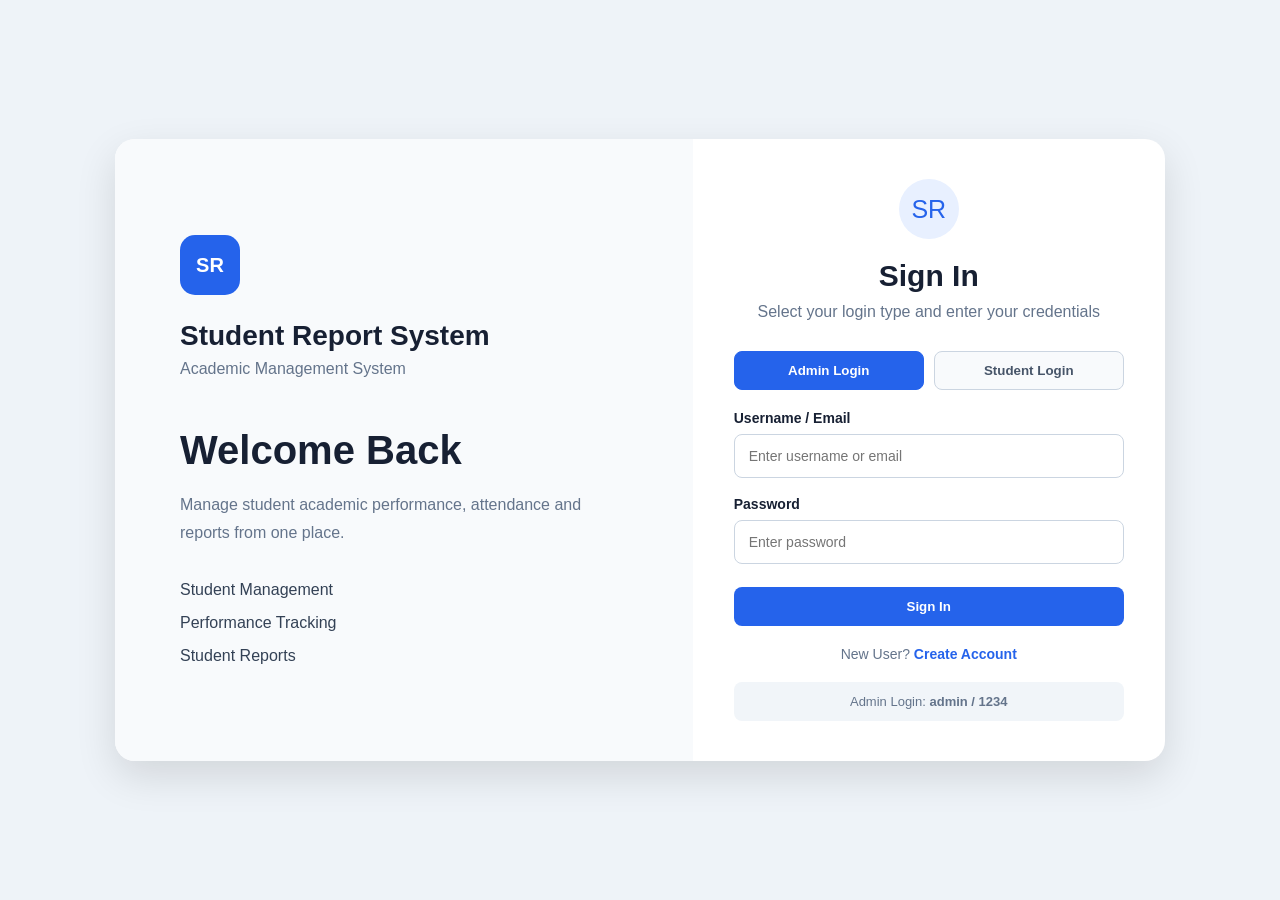
<file: index.html>
<!DOCTYPE html>
<html lang="en">
<head>
    <meta charset="UTF-8">
    <meta name="viewport" content="width=device-width, initial-scale=1.0">
    <title>Student Report System</title>
    <link rel="stylesheet" href="./style.css">
</head>

<body>

<!-- ================= LOGIN PAGE ================= -->
<div id="loginPage" class="login-page">
    <div class="login-container">
        <div class="login-left">
            <div class="logo-box">SR</div>
            <h2>Student Report System</h2>
            <p class="system-subtitle">Academic Management System</p>
            <h1>Welcome Back</h1>
            <p class="welcome-text">
                Manage student academic performance, attendance and reports from one place.
            </p>
            <div class="features">
                <div class="feature"><span>Student Management</span></div>
                <div class="feature"><span>Performance Tracking</span></div>
                <div class="feature"><span>Student Reports</span></div>
            </div>
        </div>

        <div class="login-right">
            <div class="login-card">
                <div class="login-icon">SR</div>

                <!-- LOGIN STEP -->
                <div id="loginStep">
                    <h2>Sign In</h2>
                    <p class="login-description">Select your login type and enter your credentials</p>

                    <div class="role-selector">
                        <button type="button" id="adminRoleBtn" class="role-btn active" onclick="selectLoginRole('admin')">Admin Login</button>
                        <button type="button" id="studentRoleBtn" class="role-btn" onclick="selectLoginRole('student')">Student Login</button>
                    </div>

                    <div class="form-group">
                        <label for="username">Username / Email</label>
                        <input type="text" id="username" placeholder="Enter username or email" autocomplete="username">
                    </div>

                    <div class="form-group">
                        <label for="password">Password</label>
                        <input type="password" id="password" placeholder="Enter password" autocomplete="current-password">
                    </div>

                    <button type="button" class="btn btn-primary login-btn" onclick="login()">Sign In</button>

                    <p class="signup-text">
                        New User? <a href="admin-signup.html" id="createAccountLink">Create Account</a>
                    </p>

                    <div class="demo-login" id="loginDemo">
                        Admin Login: <strong>admin / 1234</strong>
                    </div>
                </div>

                <!-- OTP STEP -->
                <div id="otpStep" style="display:none;">
                    <div class="otp-icon">OTP</div>
                    <h2>Verify OTP</h2>
                    <p class="login-description">Enter the 6-digit OTP to continue</p>

                    <div class="otp-demo">
                        <span>Demo OTP</span>
                        <strong id="generatedOTP">------</strong>
                    </div>

                    <div class="form-group">
                        <label for="otpInput">Enter OTP</label>
                        <input type="text" id="otpInput" maxlength="6" placeholder="Enter 6-digit OTP" inputmode="numeric">
                    </div>

                    <button type="button" class="btn btn-primary login-btn" onclick="verifyOTP()">Verify OTP</button>
                    <button type="button" class="resend-btn" onclick="generateOTP()">Generate New OTP</button>
                    <button type="button" class="back-login-btn" onclick="backToLogin()">Back to Login</button>
                    <p id="otpMessage" class="otp-message"></p>
                </div>
            </div>
        </div>
    </div>
</div>

<!-- ================= ADMIN PORTAL ================= -->
<div id="portal" class="portal" style="display:none;">
    <aside id="sidebar" class="sidebar">
        <div class="sidebar-header">
            <div class="brand-icon">SR</div>
            <div>
                <h2>Student Report</h2>
                <span>Admin Panel</span>
            </div>
        </div>

        <nav class="sidebar-nav">
            <a href="#" class="nav-item active" onclick="showSection('dashboardSection', this); return false;">Dashboard</a>
            <a href="#" class="nav-item" onclick="showSection('studentsSection', this); return false;">Students</a>
            <a href="#" class="nav-item" onclick="showSection('reportsSection', this); return false;">Reports</a>
            <a href="#" class="nav-item" onclick="showSection('performanceSection', this); return false;">Performance</a>
            <a href="#" class="nav-item" onclick="showSection('settingsSection', this); return false;">Settings</a>
        </nav>

        <div class="sidebar-footer">
            <button class="logout-btn" onclick="logout()">Logout</button>
        </div>
    </aside>

    <main class="main-content">
        <header class="topbar">
            <div class="topbar-left">
                <button class="menu-btn" onclick="toggleSidebar()">Menu</button>
                <div>
                    <h1 id="pageTitle">Dashboard</h1>
                    <p id="pageSubtitle">Overview of student academic performance</p>
                </div>
            </div>

            <div class="admin-profile">
                <div class="profile-icon">A</div>
                <div>
                    <strong>Admin</strong>
                    <span>Administrator</span>
                </div>
            </div>
        </header>

        <!-- DASHBOARD SECTION -->
        <section id="dashboardSection" class="content-section active">
            <div class="stats-grid">
                <div class="stat-card">
                    <div>
                        <span>Total Students</span>
                        <h2 id="totalStudents">0</h2>
                    </div>
                </div>
                <div class="stat-card">
                    <div>
                        <span>Average Marks</span>
                        <h2 id="averageMarks">0%</h2>
                    </div>
                </div>
                <div class="stat-card">
                    <div>
                        <span>Average Attendance</span>
                        <h2 id="averageAttendance">0%</h2>
                    </div>
                </div>
                <div class="stat-card">
                    <div>
                        <span>Top Grade</span>
                        <h2 id="topGrade">-</h2>
                    </div>
                </div>
            </div>

            <div class="dashboard-grid">
                <div class="dashboard-card">
                    <div class="card-header">
                        <div>
                            <h3>Recent Students</h3>
                            <p>Recently added students</p>
                        </div>
                    </div>
                    <div id="recentStudents"></div>
                </div>

                <div class="dashboard-card">
                    <div class="card-header">
                        <div>
                            <h3>Performance Overview</h3>
                            <p>Grade distribution</p>
                        </div>
                    </div>
                    <div class="performance-summary">
                        <div class="performance-item"><span>Excellent</span><strong id="excellentCount">0</strong></div>
                        <div class="performance-item"><span>Good</span><strong id="goodCount">0</strong></div>
                        <div class="performance-item"><span>Average</span><strong id="averageCount">0</strong></div>
                        <div class="performance-item"><span>Poor</span><strong id="poorCount">0</strong></div>
                    </div>
                </div>
            </div>
        </section>

        <!-- STUDENTS SECTION -->
        <section id="studentsSection" class="content-section">
            <div class="section-header">
                <div>
                    <h2>Student Management</h2>
                    <p>Add and manage student information</p>
                </div>
                <button class="btn btn-primary" onclick="openStudentModal()">Add Student</button>
            </div>

            <div class="filter-bar">
                <div class="search-box">
                    <input type="text" id="searchInput" placeholder="Search by name or roll number" oninput="displayStudents()">
                </div>
                <select id="gradeFilter" onchange="displayStudents()">
                    <option value="all">All Grades</option>
                    <option value="A+">A+</option>
                    <option value="A">A</option>
                    <option value="B">B</option>
                    <option value="C">C</option>
                    <option value="D">D</option>
                    <option value="F">F</option>
                </select>
            </div>

            <div id="studentsGrid" class="students-grid"></div>
        </section>

        <!-- REPORTS SECTION -->
        <section id="reportsSection" class="content-section">
            <div class="section-header">
                <div>
                    <h2>Student Reports</h2>
                    <p>View detailed academic reports</p>
                </div>
            </div>
            <div id="reportStudents" class="report-students"></div>
        </section>

        <!-- PERFORMANCE SECTION -->
        <section id="performanceSection" class="content-section">
            <div class="section-header">
                <div>
                    <h2>Performance Analysis</h2>
                    <p>Overall academic performance</p>
                </div>
            </div>

            <div class="performance-grid">
                <div class="performance-card">
                    <h3>Average Marks</h3>
                    <div id="marksCircle" class="circle-progress">
                        <div class="circle-inner">
                            <strong id="performanceMarks">0%</strong>
                            <span>Marks</span>
                        </div>
                    </div>
                </div>

                <div class="performance-card">
                    <h3>Attendance</h3>
                    <div id="attendanceCircle" class="circle-progress">
                        <div class="circle-inner">
                            <strong id="performanceAttendance">0%</strong>
                            <span>Attendance</span>
                        </div>
                    </div>
                </div>

                <div class="performance-card">
                    <h3>Pass Percentage</h3>
                    <div id="passCircle" class="circle-progress">
                        <div class="circle-inner">
                            <strong id="passPercentage">0%</strong>
                            <span>Passed</span>
                        </div>
                    </div>
                </div>
            </div>

            <div class="dashboard-card grade-distribution">
                <h3>Grade Distribution</h3>
                <div class="grade-bars">
                    <div class="grade-bar-item">
                        <span>A+</span>
                        <div class="bar"><div id="excellentBar" class="bar-fill"></div></div>
                        <strong id="excellentBarCount">0</strong>
                    </div>
                    <div class="grade-bar-item">
                        <span>A</span>
                        <div class="bar"><div id="goodBar" class="bar-fill"></div></div>
                        <strong id="goodBarCount">0</strong>
                    </div>
                    <div class="grade-bar-item">
                        <span>B/C</span>
                        <div class="bar"><div id="averageBar" class="bar-fill"></div></div>
                        <strong id="averageBarCount">0</strong>
                    </div>
                    <div class="grade-bar-item">
                        <span>D/F</span>
                        <div class="bar"><div id="poorBar" class="bar-fill"></div></div>
                        <strong id="poorBarCount">0</strong>
                    </div>
                </div>
            </div>
        </section>

        <!-- SETTINGS SECTION -->
        <section id="settingsSection" class="content-section">
            <div class="settings-card">
                <h2>System Settings</h2>
                <div class="setting-item">
                    <div>
                        <h3>Local Storage</h3>
                        <p>Student and user data is stored in browser Local Storage.</p>
                    </div>
                </div>
                <div class="setting-item">
                    <div>
                        <h3>OTP Login</h3>
                        <p>A random 6-digit OTP is generated after successful login credentials.</p>
                    </div>
                </div>
                <div class="setting-item">
                    <div>
                        <h3>Technology</h3>
                        <p>This project uses HTML, CSS and JavaScript.</p>
                    </div>
                </div>
            </div>

            <div class="settings-card" style="margin-top: 25px; border: 1px solid #fee2e2;">
                <div class="setting-item">
                    <div>
                        <h3 style="color: #dc2626;">Reset System & Delete All Registered Accounts</h3>
                        <p>Wipe all student registrations, examination marks, and performance history permanently.</p>
                    </div>
                </div>
                <button type="button" class="btn btn-danger" style="background: #dc2626; color: white; width: 100%; margin-top: 15px; padding: 13px; font-weight: bold;" onclick="adminResetSystem()">
                    Reset All Data & Registered Accounts
                </button>
            </div>
        </section>
    </main>

    <!-- ADD STUDENT MODAL -->
    <div id="studentModal" class="modal" style="display:none;">
        <div class="modal-content">
            <div class="modal-header">
                <div>
                    <h2>Add Student</h2>
                    <p>Enter student academic details</p>
                </div>
                <button class="modal-close" onclick="closeStudentModal()">X</button>
            </div>

            <form id="studentForm" onsubmit="addStudent(); return false;">
                <div class="form-grid">
                    <div class="form-group">
                        <label for="studentName">Student Name</label>
                        <input type="text" id="studentName" required>
                    </div>
                    <div class="form-group">
                        <label for="studentRoll">Roll Number</label>
                        <input type="text" id="studentRoll" required>
                    </div>
                    <div class="form-group">
                        <label for="studentDepartment">Department</label>
                        <input type="text" id="studentDepartment" required>
                    </div>
                    <div class="form-group">
                        <label for="studentYear">Year</label>
                        <select id="studentYear" required>
                            <option value="">Select Year</option>
                            <option value="1st Year">1st Year</option>
                            <option value="2nd Year">2nd Year</option>
                            <option value="3rd Year">3rd Year</option>
                            <option value="4th Year">4th Year</option>
                        </select>
                    </div>
                    <div class="form-group">
                        <label for="studentMarks">Marks</label>
                        <input type="number" id="studentMarks" min="0" max="100" required>
                    </div>
                    <div class="form-group">
                        <label for="studentAttendance">Attendance</label>
                        <input type="number" id="studentAttendance" min="0" max="100" required>
                    </div>
                    <div class="form-group full-width">
                        <label for="studentRemarks">Remarks</label>
                        <textarea id="studentRemarks" rows="3" placeholder="Enter remarks"></textarea>
                    </div>
                </div>

                <div class="modal-actions">
                    <button type="button" class="btn btn-secondary" onclick="closeStudentModal()">Cancel</button>
                    <button type="submit" class="btn btn-primary">Save Student</button>
                </div>
            </form>
        </div>
    </div>

    <!-- REPORT MODAL -->
    <div id="reportModal" class="modal" style="display:none;">
        <div class="modal-content report-modal">
            <div class="modal-header">
                <div>
                    <h2>Student Report</h2>
                    <p>Detailed academic information</p>
                </div>
                <button class="modal-close" onclick="closeReport()">X</button>
            </div>
            <div id="modalReportContent" class="report-content"></div>
            <div class="modal-actions">
                <button class="btn btn-secondary" onclick="closeReport()">Close</button>
            </div>
        </div>
    </div>
</div>

<script src="./script.js"></script>
</body>
</html>
</file>
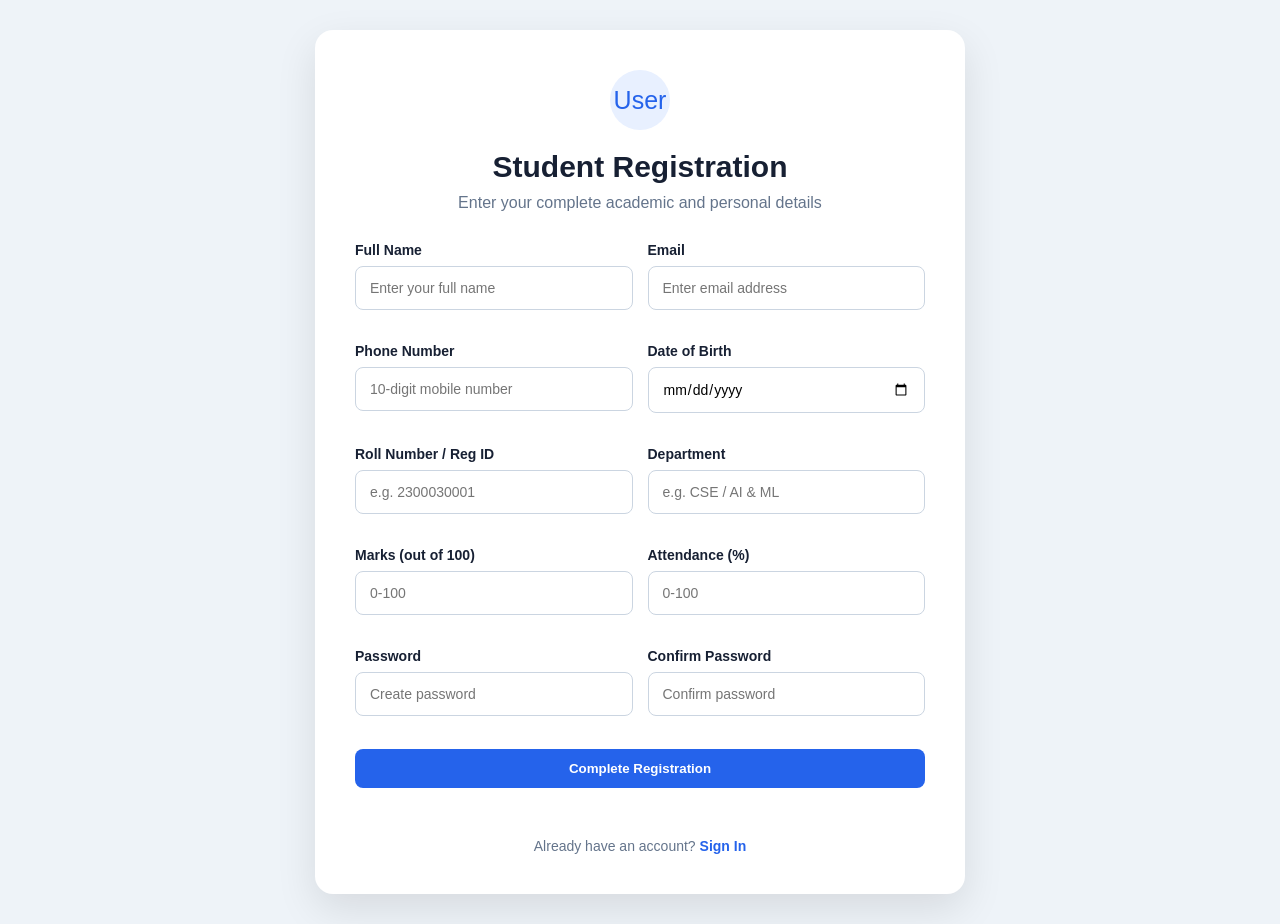
<file: signup.html>
<!DOCTYPE html>
<html lang="en">
<head>
    <meta charset="UTF-8">
    <meta name="viewport" content="width=device-width, initial-scale=1.0">
    <title>Student Registration - Student Report System</title>
    <link rel="stylesheet" href="style.css">
</head>
<body>

<div class="signup-page">
    <div class="signup-card" style="max-width: 650px;">
        <div class="login-icon">User</div>
        <h2>Student Registration</h2>
        <p class="login-description">Enter your complete academic and personal details</p>

        <form id="studentSignupForm" onsubmit="studentFullSignup(event)">
            <div class="form-grid">
                <div class="form-group">
                    <label for="regName">Full Name</label>
                    <input type="text" id="regName" required placeholder="Enter your full name">
                </div>

                <div class="form-group">
                    <label for="regEmail">Email</label>
                    <input type="email" id="regEmail" required placeholder="Enter email address">
                </div>

                <div class="form-group">
                    <label for="regPhone">Phone Number</label>
                    <input type="tel" id="regPhone" required placeholder="10-digit mobile number">
                </div>

                <div class="form-group">
                    <label for="regDOB">Date of Birth</label>
                    <input type="date" id="regDOB" required>
                </div>

                <div class="form-group">
                    <label for="regRoll">Roll Number / Reg ID</label>
                    <input type="text" id="regRoll" required placeholder="e.g. 2300030001">
                </div>

                <div class="form-group">
                    <label for="regDept">Department</label>
                    <input type="text" id="regDept" required placeholder="e.g. CSE / AI & ML">
                </div>

                <div class="form-group">
                    <label for="regMarks">Marks (out of 100)</label>
                    <input type="number" id="regMarks" min="0" max="100" required placeholder="0-100">
                </div>

                <div class="form-group">
                    <label for="regAttendance">Attendance (%)</label>
                    <input type="number" id="regAttendance" min="0" max="100" required placeholder="0-100">
                </div>

                <div class="form-group">
                    <label for="regPass">Password</label>
                    <input type="password" id="regPass" required placeholder="Create password">
                </div>

                <div class="form-group">
                    <label for="regConfirmPass">Confirm Password</label>
                    <input type="password" id="regConfirmPass" required placeholder="Confirm password">
                </div>
            </div>

            <button type="submit" class="btn btn-primary login-btn" style="margin-top: 15px;">Complete Registration</button>
            <p id="signupMessage" class="signup-message"></p>
        </form>

        <p class="signup-text">
            Already have an account? <a href="index.html">Sign In</a>
        </p>
    </div>
</div>

<script src="script.js"></script>
</body>
</html>
</file>
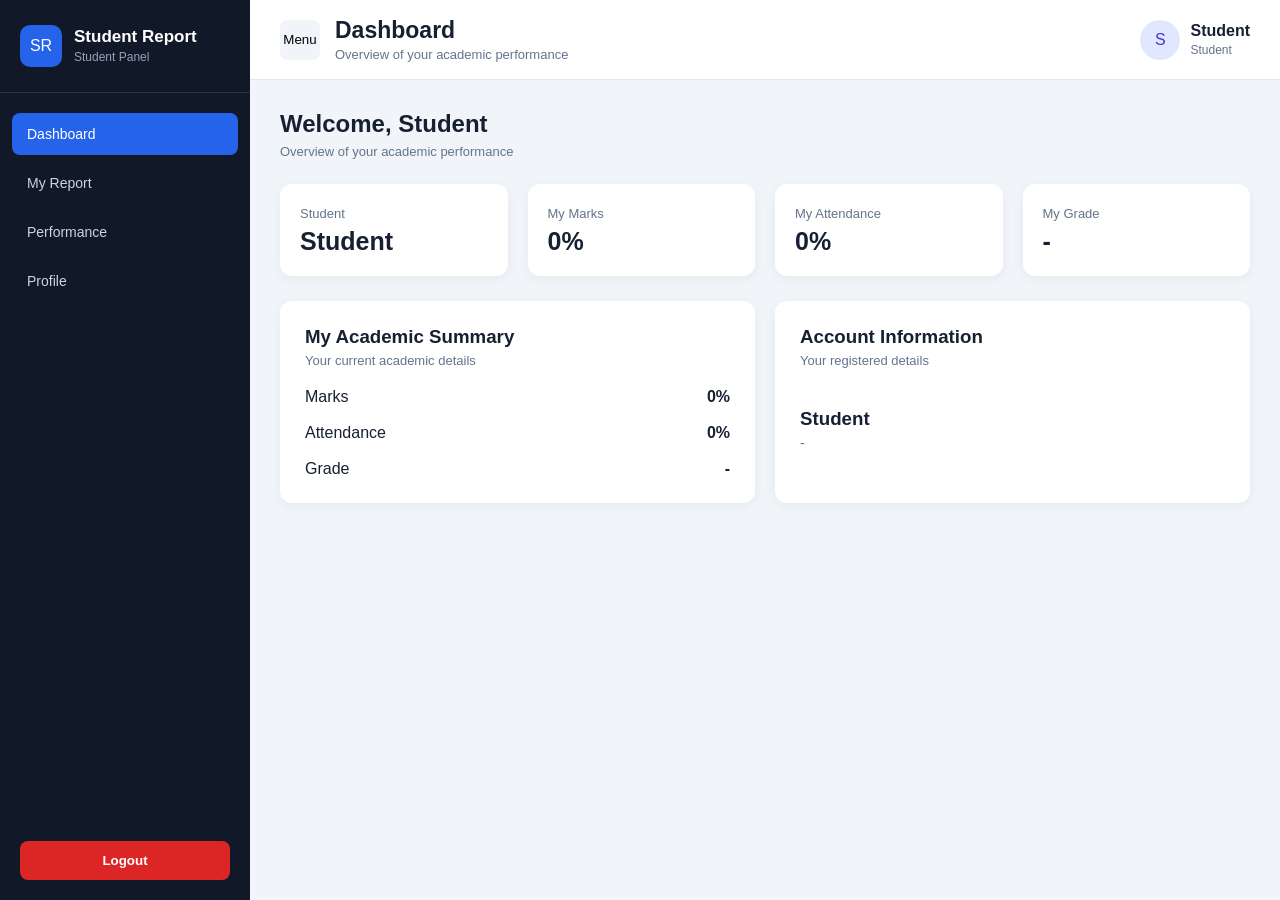
<file: user.html>
<!DOCTYPE html>
<html lang="en">
<head>
    <meta charset="UTF-8">
    <meta name="viewport" content="width=device-width, initial-scale=1.0">
    <title>Student Dashboard - Student Report System</title>
    <link rel="stylesheet" href="style.css">
</head>
<body>

<div class="portal student-portal">
    <!-- SIDEBAR -->
    <aside class="sidebar">
        <div class="sidebar-header">
            <div class="brand-icon">SR</div>
            <div>
                <h2>Student Report</h2>
                <span>Student Panel</span>
            </div>
        </div>

        <nav class="sidebar-nav">
            <a href="#" class="nav-item active" onclick="showUserSection('userDashboardSection', this); return false;">Dashboard</a>
            <a href="#" class="nav-item" onclick="showUserSection('userReportSection', this); return false;">My Report</a>
            <a href="#" class="nav-item" onclick="showUserSection('userPerformanceSection', this); return false;">Performance</a>
            <a href="#" class="nav-item" onclick="showUserSection('userProfileSection', this); return false;">Profile</a>
        </nav>

        <div class="sidebar-footer">
            <button class="logout-btn" onclick="userLogout()">Logout</button>
        </div>
    </aside>

    <!-- MAIN CONTENT -->
    <main class="main-content">
        <header class="topbar">
            <div class="topbar-left">
                <button class="menu-btn" onclick="toggleStudentSidebar()">Menu</button>
                <div>
                    <h1 id="userPageTitle">Dashboard</h1>
                    <p id="userPageSubtitle">Overview of your academic performance</p>
                </div>
            </div>

            <div class="admin-profile">
                <div class="profile-icon">S</div>
                <div>
                    <strong id="userTopName">Student</strong>
                    <span>Student</span>
                </div>
            </div>
        </header>

        <!-- DASHBOARD -->
        <section id="userDashboardSection" class="content-section active">
            <div class="section-header">
                <div>
                    <h2>Welcome, <span id="dashboardUserName">Student</span></h2>
                    <p>Overview of your academic performance</p>
                </div>
            </div>

            <div class="stats-grid">
                <div class="stat-card">
                    <div><span>Student</span><h2 id="userName">Student</h2></div>
                </div>
                <div class="stat-card">
                    <div><span>My Marks</span><h2 id="userAverageMarks">0%</h2></div>
                </div>
                <div class="stat-card">
                    <div><span>My Attendance</span><h2 id="userAverageAttendance">0%</h2></div>
                </div>
                <div class="stat-card">
                    <div><span>My Grade</span><h2 id="userGrade">-</h2></div>
                </div>
            </div>

            <div class="dashboard-grid">
                <div class="dashboard-card">
                    <div class="card-header">
                        <div>
                            <h3>My Academic Summary</h3>
                            <p>Your current academic details</p>
                        </div>
                    </div>
                    <div class="performance-summary">
                        <div class="performance-item"><span>Marks</span><strong id="summaryMarks">0%</strong></div>
                        <div class="performance-item"><span>Attendance</span><strong id="summaryAttendance">0%</strong></div>
                        <div class="performance-item"><span>Grade</span><strong id="summaryGrade">-</strong></div>
                    </div>
                </div>

                <div class="dashboard-card">
                    <div class="card-header">
                        <div>
                            <h3>Account Information</h3>
                            <p>Your registered details</p>
                        </div>
                    </div>
                    <div class="setting-item">
                        <div>
                            <h3 id="displayUserName">Student</h3>
                            <p id="displayUserEmail">-</p>
                        </div>
                    </div>
                </div>
            </div>
        </section>

        <!-- MY REPORT -->
        <section id="userReportSection" class="content-section">
            <div class="section-header">
                <div>
                    <h2>My Report</h2>
                    <p>View your academic report</p>
                </div>
            </div>
            <div id="userReports" class="user-report-grid"></div>
        </section>

        <!-- PERFORMANCE -->
        <section id="userPerformanceSection" class="content-section">
            <div class="section-header">
                <div>
                    <h2>My Performance</h2>
                    <p>View your academic performance</p>
                </div>
            </div>

            <div class="performance-grid">
                <div class="performance-card">
                    <h3>Marks</h3>
                    <div id="studentMarksCircle" class="circle-progress">
                        <div class="circle-inner">
                            <strong id="performanceMarks">0%</strong>
                            <span>Marks</span>
                        </div>
                    </div>
                </div>

                <div class="performance-card">
                    <h3>Attendance</h3>
                    <div id="studentAttendanceCircle" class="circle-progress">
                        <div class="circle-inner">
                            <strong id="performanceAttendance">0%</strong>
                            <span>Attendance</span>
                        </div>
                    </div>
                </div>

                <div class="performance-card">
                    <h3>Grade</h3>
                    <div id="studentGradeCircle" class="circle-progress">
                        <div class="circle-inner">
                            <strong id="performanceGrade">-</strong>
                            <span>Grade</span>
                        </div>
                    </div>
                </div>
            </div>

            <div class="dashboard-card grade-distribution">
                <h3>Performance Details</h3>
                <div class="grade-bars">
                    <div class="grade-bar-item">
                        <span>Marks</span>
                        <div class="bar"><div id="studentMarksBar" class="bar-fill"></div></div>
                        <strong id="studentMarksBarCount">0%</strong>
                    </div>
                    <div class="grade-bar-item">
                        <span>Attendance</span>
                        <div class="bar"><div id="studentAttendanceBar" class="bar-fill"></div></div>
                        <strong id="studentAttendanceBarCount">0%</strong>
                    </div>
                </div>
            </div>
        </section>

        <!-- PROFILE -->
        <section id="userProfileSection" class="content-section">
            <div class="section-header">
                <div>
                    <h2>My Profile</h2>
                    <p>View and manage your account information</p>
                </div>
                <button class="btn btn-primary" onclick="openEditProfileModal()">Edit Profile</button>
            </div>

            <div class="settings-card">
                <div class="setting-item">
                    <div>
                        <h3>Student Name</h3>
                        <p id="profileUserName">Student</p>
                    </div>
                </div>

                <div class="setting-item">
                    <div>
                        <h3>Email</h3>
                        <p id="profileUserEmail">-</p>
                    </div>
                </div>

                <div class="setting-item">
                    <div>
                        <h3>Phone Number</h3>
                        <p id="profileUserPhone">-</p>
                    </div>
                </div>

                <div class="setting-item">
                    <div>
                        <h3>Date of Birth</h3>
                        <p id="profileUserDOB">-</p>
                    </div>
                </div>

                <div class="setting-item">
                    <div>
                        <h3>Role</h3>
                        <p>Student</p>
                    </div>
                </div>

                <div class="setting-item">
                    <div>
                        <h3>Login Security</h3>
                        <p>OTP verification enabled</p>
                    </div>
                </div>
            </div>

            <!-- DELETE ACCOUNT CARD -->
            <div class="settings-card" style="margin-top: 25px; border: 1px solid #fee2e2;">
                <div class="setting-item">
                    <div>
                        <h3 style="color: #dc2626;">Delete Account</h3>
                        <p>Delete your registered account and all academic data permanently.</p>
                    </div>
                </div>
                <button type="button" class="btn btn-danger" style="background: #dc2626; color: white; width: 100%; margin-top: 15px; padding: 12px; font-weight: bold;" onclick="deleteMyAccount()">
                    Delete My Account Permanently
                </button>
            </div>

            <!-- EDIT PROFILE MODAL -->
            <div id="editProfileModal" class="modal" style="display:none;">
                <div class="modal-content">
                    <div class="modal-header">
                        <div>
                            <h2>Edit Profile Details</h2>
                            <p>Update your personal information</p>
                        </div>
                        <button class="modal-close" onclick="closeEditProfileModal()">X</button>
                    </div>

                    <form id="editProfileForm" onsubmit="saveEditedProfile(event)">
                        <div class="form-grid">
                            <div class="form-group full-width">
                                <label for="editName">Full Name</label>
                                <input type="text" id="editName" required>
                            </div>
                            <div class="form-group">
                                <label for="editPhone">Phone Number</label>
                                <input type="tel" id="editPhone" placeholder="Enter phone number" required>
                            </div>
                            <div class="form-group">
                                <label for="editDOB">Date of Birth</label>
                                <input type="date" id="editDOB" required>
                            </div>
                        </div>

                        <div class="modal-actions" style="margin-top: 20px;">
                            <button type="button" class="btn btn-secondary" onclick="closeEditProfileModal()">Cancel</button>
                            <button type="submit" class="btn btn-primary">Save Changes</button>
                        </div>
                    </form>
                </div>
            </div>
        </section>
    </main>
</div>

<script src="script.js"></script>
</body>
</html>
</file>
<file: style.css>
* {
    margin: 0;
    padding: 0;
    box-sizing: border-box;
}

body {
    font-family: Arial, sans-serif;
    background: #f1f5f9;
    color: #172033;
}

button,
input,
select,
textarea {
    font-family: inherit;
}

button {
    cursor: pointer;
}

a {
    text-decoration: none;
}


/* ================= LOGIN ================= */

.login-page {
    min-height: 100vh;
    background: #eef3f8;
    display: flex;
    align-items: center;
    justify-content: center;
    padding: 30px;
}

.login-container {
    width: 100%;
    max-width: 1050px;
    min-height: 600px;
    display: grid;
    grid-template-columns: 1.1fr 0.9fr;
    background: white;
    border-radius: 20px;
    overflow: hidden;
    box-shadow: 0 15px 40px rgba(0,0,0,.12);
}

.login-left {
    padding: 65px;
    display: flex;
    flex-direction: column;
    justify-content: center;
    background: #f8fafc;
}

.logo-box {
    width: 60px;
    height: 60px;
    background: #2563eb;
    color: white;
    display: flex;
    align-items: center;
    justify-content: center;
    border-radius: 15px;
    font-size: 20px;
    font-weight: bold;
    margin-bottom: 25px;
}

.login-left h2 {
    font-size: 28px;
    margin-bottom: 8px;
}

.system-subtitle {
    color: #64748b;
    margin-bottom: 50px;
}

.login-left h1 {
    font-size: 40px;
    margin-bottom: 18px;
}

.welcome-text {
    max-width: 500px;
    line-height: 1.7;
    color: #64748b;
}

.features {
    margin-top: 35px;
    display: flex;
    flex-direction: column;
    gap: 15px;
}

.feature {
    display: flex;
    align-items: center;
    gap: 12px;
    color: #334155;
}

.login-right {
    display: flex;
    align-items: center;
    justify-content: center;
    padding: 40px;
}

.login-card {
    width: 100%;
    max-width: 390px;
}

.login-icon,
.otp-icon {
    width: 60px;
    height: 60px;
    margin: 0 auto 20px;
    background: #e8f0ff;
    color: #2563eb;
    border-radius: 50%;
    display: flex;
    align-items: center;
    justify-content: center;
    font-size: 25px;
}

.login-card h2,
.signup-card h2 {
    text-align: center;
    font-size: 30px;
    margin-bottom: 10px;
}

.login-description {
    text-align: center;
    color: #64748b;
    margin-bottom: 30px;
}

.form-group {
    margin-bottom: 18px;
}

.form-group label {
    display: block;
    margin-bottom: 8px;
    font-weight: 600;
    font-size: 14px;
}

.form-group input,
.form-group select,
.form-group textarea {
    width: 100%;
    padding: 13px 14px;
    border: 1px solid #cbd5e1;
    border-radius: 8px;
    outline: none;
    font-size: 14px;
    background: white;
}

.form-group input:focus,
.form-group select:focus,
.form-group textarea:focus {
    border-color: #2563eb;
    box-shadow: 0 0 0 3px rgba(37,99,235,.1);
}

.btn {
    border: none;
    border-radius: 8px;
    padding: 12px 20px;
    font-weight: 600;
    display: inline-flex;
    align-items: center;
    justify-content: center;
    gap: 8px;
}

.btn-primary {
    background: #2563eb;
    color: white;
}

.btn-primary:hover {
    background: #1d4ed8;
}

.btn-secondary {
    background: #e2e8f0;
    color: #334155;
}

.login-btn {
    width: 100%;
    margin-top: 5px;
}

.signup-text {
    text-align: center;
    margin-top: 20px;
    color: #64748b;
    font-size: 14px;
}

.signup-text a {
    color: #2563eb;
    font-weight: 600;
}

.demo-login {
    margin-top: 20px;
    padding: 12px;
    background: #f1f5f9;
    border-radius: 8px;
    text-align: center;
    color: #64748b;
    font-size: 13px;
}


/* ================= LOGIN ROLE ================= */

.role-selector {
    display: grid;
    grid-template-columns: 1fr 1fr;
    gap: 10px;
    margin-bottom: 20px;
}

.role-btn {
    border: 1px solid #cbd5e1;
    background: #f8fafc;
    color: #475569;
    padding: 11px;
    border-radius: 8px;
    font-weight: 600;
}

.role-btn.active {
    background: #2563eb;
    color: white;
    border-color: #2563eb;
}

/* ================= OTP ================= */

.otp-demo {
    padding: 15px;
    margin-bottom: 20px;
    background: #eff6ff;
    border: 1px solid #bfdbfe;
    border-radius: 10px;
    text-align: center;
}

.otp-demo span {
    display: block;
    color: #64748b;
    font-size: 13px;
    margin-bottom: 6px;
}

.otp-demo strong {
    color: #2563eb;
    font-size: 28px;
    letter-spacing: 6px;
}

.resend-btn,
.back-login-btn {
    width: 100%;
    border: none;
    background: transparent;
    padding: 10px;
    color: #2563eb;
    font-size: 14px;
}

.back-login-btn {
    color: #64748b;
}

.otp-message,
.signup-message {
    text-align: center;
    margin-top: 10px;
    font-weight: 600;
    min-height: 20px;
}


/* ================= PORTAL ================= */

.portal {
    min-height: 100vh;
    display: flex;
}

.sidebar {
    width: 250px;
    min-height: 100vh;
    background: #111827;
    color: white;
    position: fixed;
    left: 0;
    top: 0;
    display: flex;
    flex-direction: column;
    z-index: 10;
    transition: .3s;
}

.sidebar.collapsed {
    width: 75px;
}

.sidebar.collapsed .sidebar-header div:not(.brand-icon),
.sidebar.collapsed .nav-item,
.sidebar.collapsed .logout-btn {
    font-size: 0;
}

.sidebar-header {
    padding: 25px 20px;
    display: flex;
    align-items: center;
    gap: 12px;
    border-bottom: 1px solid #273244;
}

.sidebar-header h2 {
    font-size: 17px;
}

.sidebar-header span {
    font-size: 12px;
    color: #94a3b8;
}

.brand-icon {
    min-width: 42px;
    width: 42px;
    height: 42px;
    border-radius: 10px;
    background: #2563eb;
    display: flex;
    align-items: center;
    justify-content: center;
}

.sidebar-nav {
    padding: 20px 12px;
    display: flex;
    flex-direction: column;
    gap: 7px;
}

.nav-item {
    padding: 13px 15px;
    border-radius: 8px;
    color: #cbd5e1;
    display: flex;
    align-items: center;
    gap: 12px;
    font-size: 14px;
}

.nav-item:hover,
.nav-item.active {
    background: #2563eb;
    color: white;
}

.sidebar-footer {
    margin-top: auto;
    padding: 20px;
}

.logout-btn {
    width: 100%;
    padding: 12px;
    background: #dc2626;
    color: white;
    border: none;
    border-radius: 8px;
    font-weight: 600;
}

.logout-btn:hover {
    background: #b91c1c;
}


/* ================= MAIN ================= */

.main-content {
    margin-left: 250px;
    width: calc(100% - 250px);
    min-height: 100vh;
}

.topbar {
    height: 80px;
    background: white;
    padding: 0 30px;
    display: flex;
    align-items: center;
    justify-content: space-between;
    border-bottom: 1px solid #e2e8f0;
}

.topbar-left {
    display: flex;
    align-items: center;
    gap: 15px;
}

.topbar h1 {
    font-size: 23px;
}

.topbar p {
    color: #64748b;
    font-size: 13px;
    margin-top: 3px;
}

.menu-btn {
    border: none;
    background: #f1f5f9;
    width: 40px;
    height: 40px;
    border-radius: 8px;
}

.admin-profile {
    display: flex;
    align-items: center;
    gap: 10px;
}

.profile-icon {
    width: 40px;
    height: 40px;
    background: #e0e7ff;
    color: #4338ca;
    border-radius: 50%;
    display: flex;
    align-items: center;
    justify-content: center;
}

.admin-profile strong,
.admin-profile span {
    display: block;
}

.admin-profile span {
    font-size: 12px;
    color: #64748b;
    margin-top: 3px;
}

.content-section {
    display: none;
    padding: 30px;
}

.content-section.active {
    display: block;
}


/* ================= DASHBOARD ================= */

.stats-grid {
    display: grid;
    grid-template-columns: repeat(4,1fr);
    gap: 20px;
}

.stat-card {
    background: white;
    border-radius: 12px;
    padding: 20px;
    display: flex;
    align-items: center;
    gap: 15px;
    box-shadow: 0 3px 12px rgba(0,0,0,.05);
}

.stat-card span {
    color: #64748b;
    font-size: 13px;
}

.stat-card h2 {
    margin-top: 5px;
    font-size: 25px;
}

.stat-icon {
    width: 50px;
    height: 50px;
    border-radius: 10px;
    display: flex;
    align-items: center;
    justify-content: center;
}

.blue { background:#dbeafe; color:#2563eb; }
.green { background:#dcfce7; color:#16a34a; }
.orange { background:#ffedd5; color:#ea580c; }
.purple { background:#ede9fe; color:#7c3aed; }

.dashboard-grid {
    display: grid;
    grid-template-columns: 1fr 1fr;
    gap: 20px;
    margin-top: 25px;
}

.dashboard-card,
.settings-card {
    background: white;
    padding: 25px;
    border-radius: 12px;
    box-shadow: 0 3px 12px rgba(0,0,0,.05);
}

.card-header {
    display: flex;
    justify-content: space-between;
    margin-bottom: 20px;
}

.card-header p,
.section-header p {
    color: #64748b;
    font-size: 13px;
    margin-top: 5px;
}

.empty-message {
    color: #94a3b8;
    text-align: center;
    padding: 30px;
}

.performance-summary {
    display: flex;
    flex-direction: column;
    gap: 18px;
}

.performance-item {
    display: flex;
    justify-content: space-between;
    align-items: center;
}

.performance-label {
    display: flex;
    align-items: center;
    gap: 8px;
}

.small-avatar {
    width: 35px !important;
    height: 35px !important;
}


/* ================= STUDENTS ================= */

.section-header {
    display: flex;
    justify-content: space-between;
    align-items: center;
    margin-bottom: 25px;
}

.section-header h2 {
    margin-bottom: 6px;
}

.filter-bar {
    background: white;
    padding: 15px;
    border-radius: 10px;
    display: flex;
    gap: 15px;
    margin-bottom: 20px;
}

.search-box {
    flex: 1;
}

.search-box input {
    width: 100%;
    padding: 12px;
    border: 1px solid #cbd5e1;
    border-radius: 8px;
    outline: none;
}

.filter-bar select {
    padding: 12px;
    border: 1px solid #cbd5e1;
    border-radius: 8px;
}

.students-grid,
.report-students {
    display: grid;
    grid-template-columns: repeat(3,1fr);
    gap: 20px;
}

.student-card,
.report-card {
    background: white;
    padding: 20px;
    border-radius: 12px;
    box-shadow: 0 3px 12px rgba(0,0,0,.05);
}

.student-card-header {
    display: flex;
    justify-content: space-between;
    margin-bottom: 15px;
}

.student-avatar {
    width: 45px;
    height: 45px;
    border-radius: 50%;
    background: #dbeafe;
    color: #2563eb;
    display: flex;
    align-items: center;
    justify-content: center;
    font-weight: bold;
}

.grade-badge {
    padding: 6px 10px;
    border-radius: 20px;
    background: #dcfce7;
    color: #15803d;
    font-weight: bold;
    font-size: 12px;
}

.student-card h3 {
    margin-bottom: 5px;
}

.student-info {
    color: #64748b;
    font-size: 13px;
    line-height: 1.8;
}

.student-actions {
    display: flex;
    gap: 8px;
    margin-top: 15px;
}

.student-actions button {
    flex: 1;
    padding: 9px;
    border: none;
    border-radius: 7px;
}

.report-btn {
    background: #dbeafe;
    color: #1d4ed8;
}

.delete-btn {
    background: #fee2e2;
    color: #dc2626;
}

.report-card p {
    color: #64748b;
    margin-top: 8px;
}

.report-card button {
    margin-top: 15px;
    width: 100%;
}


/* ================= PERFORMANCE ================= */

.performance-grid {
    display: grid;
    grid-template-columns: repeat(3,1fr);
    gap: 20px;
}

.performance-card {
    background: white;
    padding: 25px;
    border-radius: 12px;
    text-align: center;
}

.performance-card h3 {
    margin-bottom: 20px;
}

.circle-progress {
    width: 150px;
    height: 150px;
    margin: auto;
    border-radius: 50%;
    background: conic-gradient(#2563eb 0deg,#e2e8f0 0deg);
    display: flex;
    align-items: center;
    justify-content: center;
}

.circle-inner {
    width: 115px;
    height: 115px;
    background: white;
    border-radius: 50%;
    display: flex;
    flex-direction: column;
    justify-content: center;
    align-items: center;
}

.circle-inner strong {
    font-size: 25px;
}

.circle-inner span {
    color: #64748b;
    font-size: 12px;
}

.grade-distribution {
    margin-top: 25px;
}

.grade-bars {
    display: flex;
    flex-direction: column;
    gap: 15px;
    margin-top: 20px;
}

.grade-bar-item {
    display: grid;
    grid-template-columns: 50px 1fr 30px;
    align-items: center;
    gap: 10px;
}

.bar {
    height: 10px;
    background: #e2e8f0;
    border-radius: 10px;
    overflow: hidden;
}

.bar-fill {
    height: 100%;
    width: 0;
    background: #2563eb;
    border-radius: 10px;
    transition: width .4s;
}


/* ================= SETTINGS ================= */

.setting-item {
    display: flex;
    gap: 15px;
    padding: 20px 0;
    border-bottom: 1px solid #e2e8f0;
}

.setting-item:last-child {
    border-bottom: none;
}

.setting-icon,
.user-card-icon {
    width: 45px;
    min-width: 45px;
    height: 45px;
    border-radius: 10px;
    background: #dbeafe;
    color: #2563eb;
    display: flex;
    align-items: center;
    justify-content: center;
}

.setting-item p {
    color: #64748b;
    margin-top: 5px;
    font-size: 14px;
}


/* ================= MODAL ================= */

.modal {
    position: fixed;
    inset: 0;
    background: rgba(15,23,42,.65);
    display: flex;
    align-items: center;
    justify-content: center;
    padding: 20px;
    z-index: 100;
}

.modal-content {
    width: 100%;
    max-width: 650px;
    max-height: 90vh;
    overflow-y: auto;
    background: white;
    border-radius: 15px;
    padding: 25px;
}

.report-modal {
    max-width: 700px;
}

.modal-header {
    display: flex;
    justify-content: space-between;
    align-items: flex-start;
    margin-bottom: 25px;
}

.modal-header p {
    color: #64748b;
    font-size: 13px;
    margin-top: 5px;
}

.modal-close {
    width: 35px;
    height: 35px;
    border: none;
    background: #f1f5f9;
    border-radius: 7px;
}

.form-grid {
    display: grid;
    grid-template-columns: 1fr 1fr;
    gap: 15px;
}

.full-width {
    grid-column: 1 / -1;
}

.modal-actions {
    display: flex;
    justify-content: flex-end;
    gap: 10px;
    margin-top: 20px;
}

.report-content {
    line-height: 1.8;
}

.report-detail {
    background: #f8fafc;
    padding: 15px;
    border-radius: 10px;
    margin-bottom: 10px;
}


/* ================= SIGNUP ================= */

.signup-page {
    min-height: 100vh;
    background: #eef3f8;
    display: flex;
    align-items: center;
    justify-content: center;
    padding: 30px;
}

.signup-card {
    width: 100%;
    max-width: 450px;
    background: white;
    padding: 40px;
    border-radius: 18px;
    box-shadow: 0 15px 40px rgba(0,0,0,.1);
}


/* ================= USER PAGE ================= */

.user-page {
    min-height: 100vh;
    background: #f1f5f9;
}

.user-header {
    height: 75px;
    background: white;
    padding: 0 40px;
    display: flex;
    justify-content: space-between;
    align-items: center;
    border-bottom: 1px solid #e2e8f0;
}

.user-brand {
    display: flex;
    align-items: center;
    gap: 12px;
}

.user-brand h2 {
    font-size: 18px;
}

.user-brand span {
    color: #64748b;
    font-size: 12px;
}

.user-logout {
    width: auto;
    padding: 10px 18px;
}

.user-main {
    padding: 35px 50px;
}

.user-welcome {
    background: white;
    padding: 30px;
    border-radius: 14px;
    margin-bottom: 25px;
}

.user-welcome h1 {
    margin-bottom: 8px;
}

.user-welcome p {
    color: #64748b;
}

.user-grid {
    display: grid;
    grid-template-columns: repeat(4,1fr);
    gap: 20px;
}

.user-card {
    background: white;
    padding: 25px;
    border-radius: 12px;
    box-shadow: 0 3px 12px rgba(0,0,0,.05);
}

.user-card h3 {
    margin-top: 10px;
}

.user-card p {
    color: #64748b;
    margin-top: 10px;
    font-size: 14px;
}

.user-card h1 {
    margin-top: 10px;
    font-size: 30px;
}

.user-reports {
    margin-top: 30px;
}

.user-report-grid {
    display: grid;
    grid-template-columns: repeat(3,1fr);
    gap: 20px;
}

.user-report-item {
    background: white;
    padding: 20px;
    border-radius: 12px;
}

.user-report-item h3 {
    margin-bottom: 10px;
}

.user-report-item p {
    color: #64748b;
    line-height: 1.8;
}


/* ================= RESPONSIVE ================= */

@media (max-width: 900px) {

    .login-container {
        grid-template-columns: 1fr;
    }

    .login-left {
        padding: 35px;
    }

    .features {
        display: none;
    }

    .stats-grid,
    .user-grid {
        grid-template-columns: repeat(2,1fr);
    }

    .students-grid,
    .report-students,
    .performance-grid,
    .user-report-grid {
        grid-template-columns: repeat(2,1fr);
    }
}

@media (max-width: 650px) {

    .login-page {
        padding: 15px;
    }

    .login-left {
        padding: 30px;
    }

    .login-left h1 {
        font-size: 30px;
    }

    .login-right {
        padding: 30px 20px;
    }

    .sidebar {
        position: static;
        width: 100%;
        min-height: auto;
    }

    .portal {
        flex-direction: column;
    }

    .main-content {
        margin-left: 0;
        width: 100%;
    }

    .sidebar-nav {
        flex-direction: row;
        overflow-x: auto;
    }

    .sidebar-footer {
        display: block;
    }

    .stats-grid,
    .dashboard-grid,
    .students-grid,
    .report-students,
    .performance-grid,
    .user-grid,
    .user-report-grid {
        grid-template-columns: 1fr;
    }

    .form-grid {
        grid-template-columns: 1fr;
    }

    .full-width {
        grid-column: auto;
    }

    .filter-bar {
        flex-direction: column;
    }

    .user-header {
        padding: 0 20px;
    }

    .user-main {
        padding: 25px 20px;
    }

    .topbar {
        padding: 0 15px;
    }

    .admin-profile {
        display: none;
    }
}
</file>
